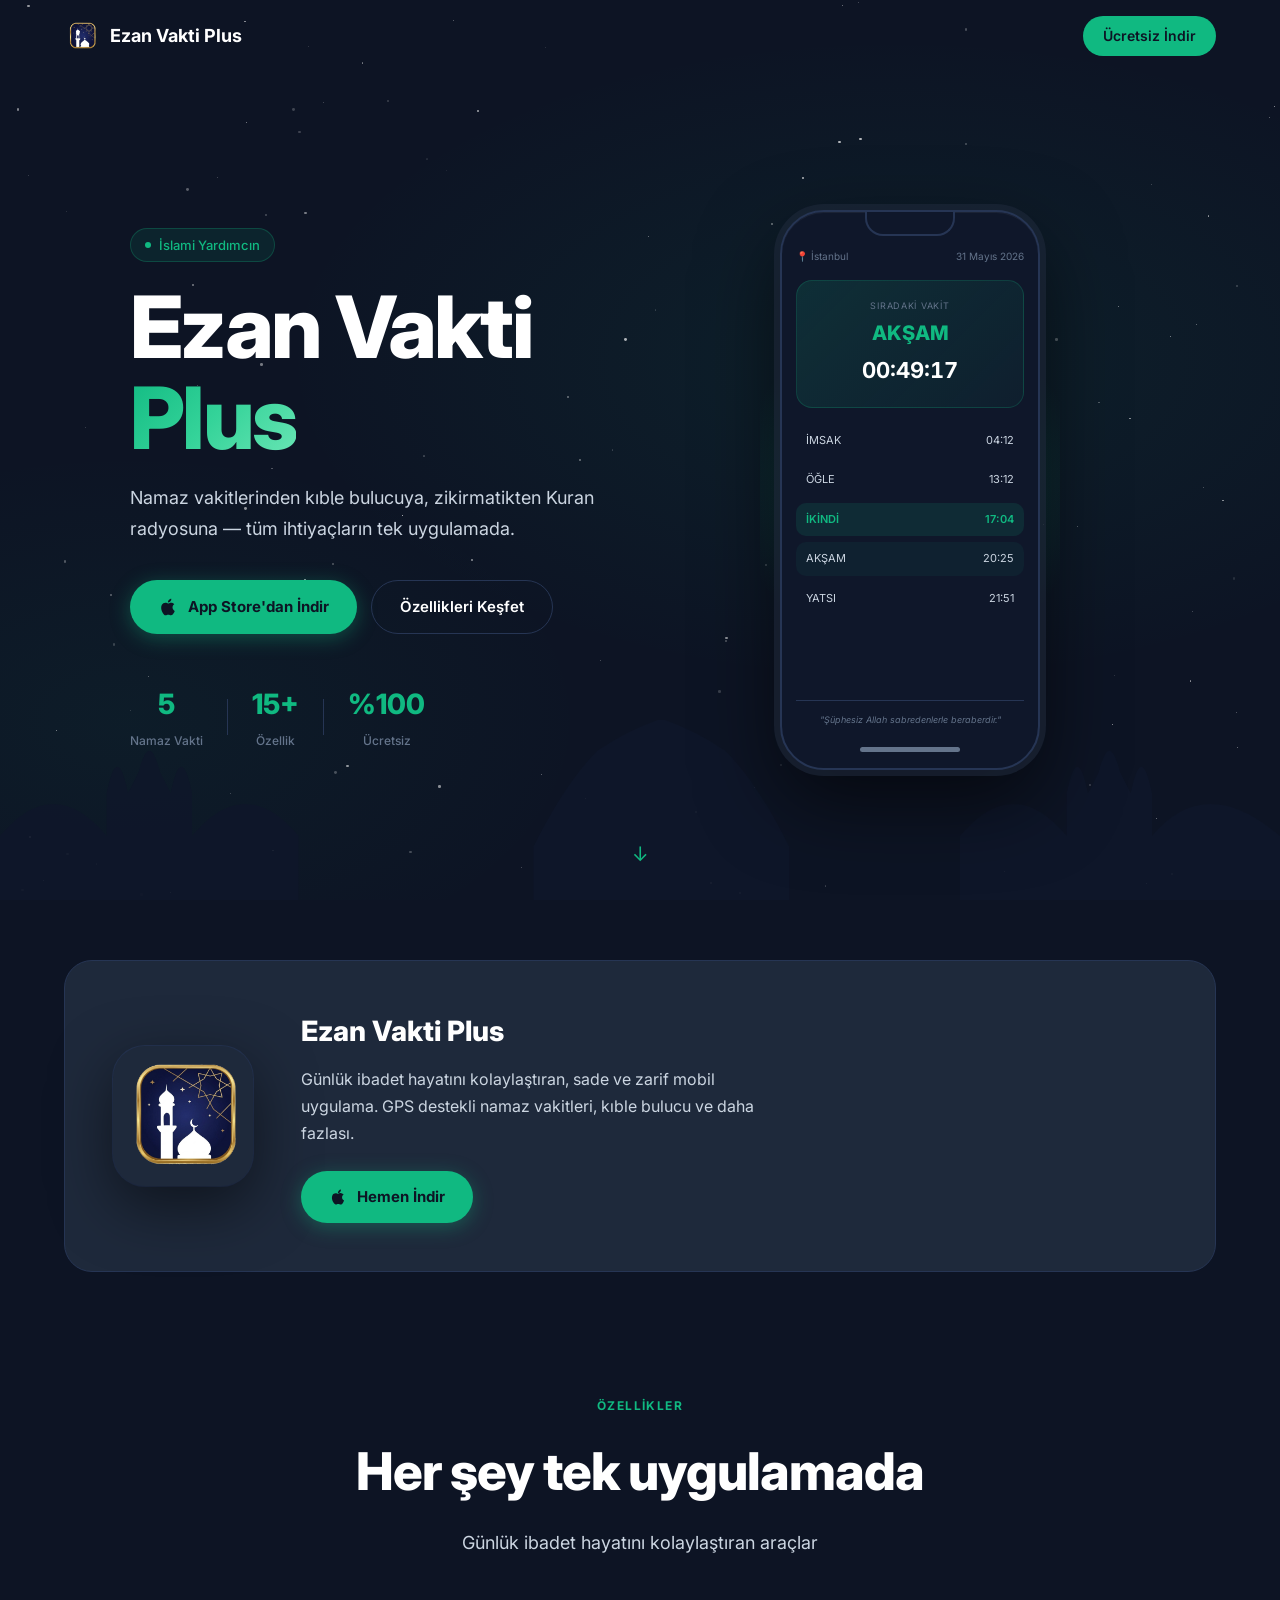
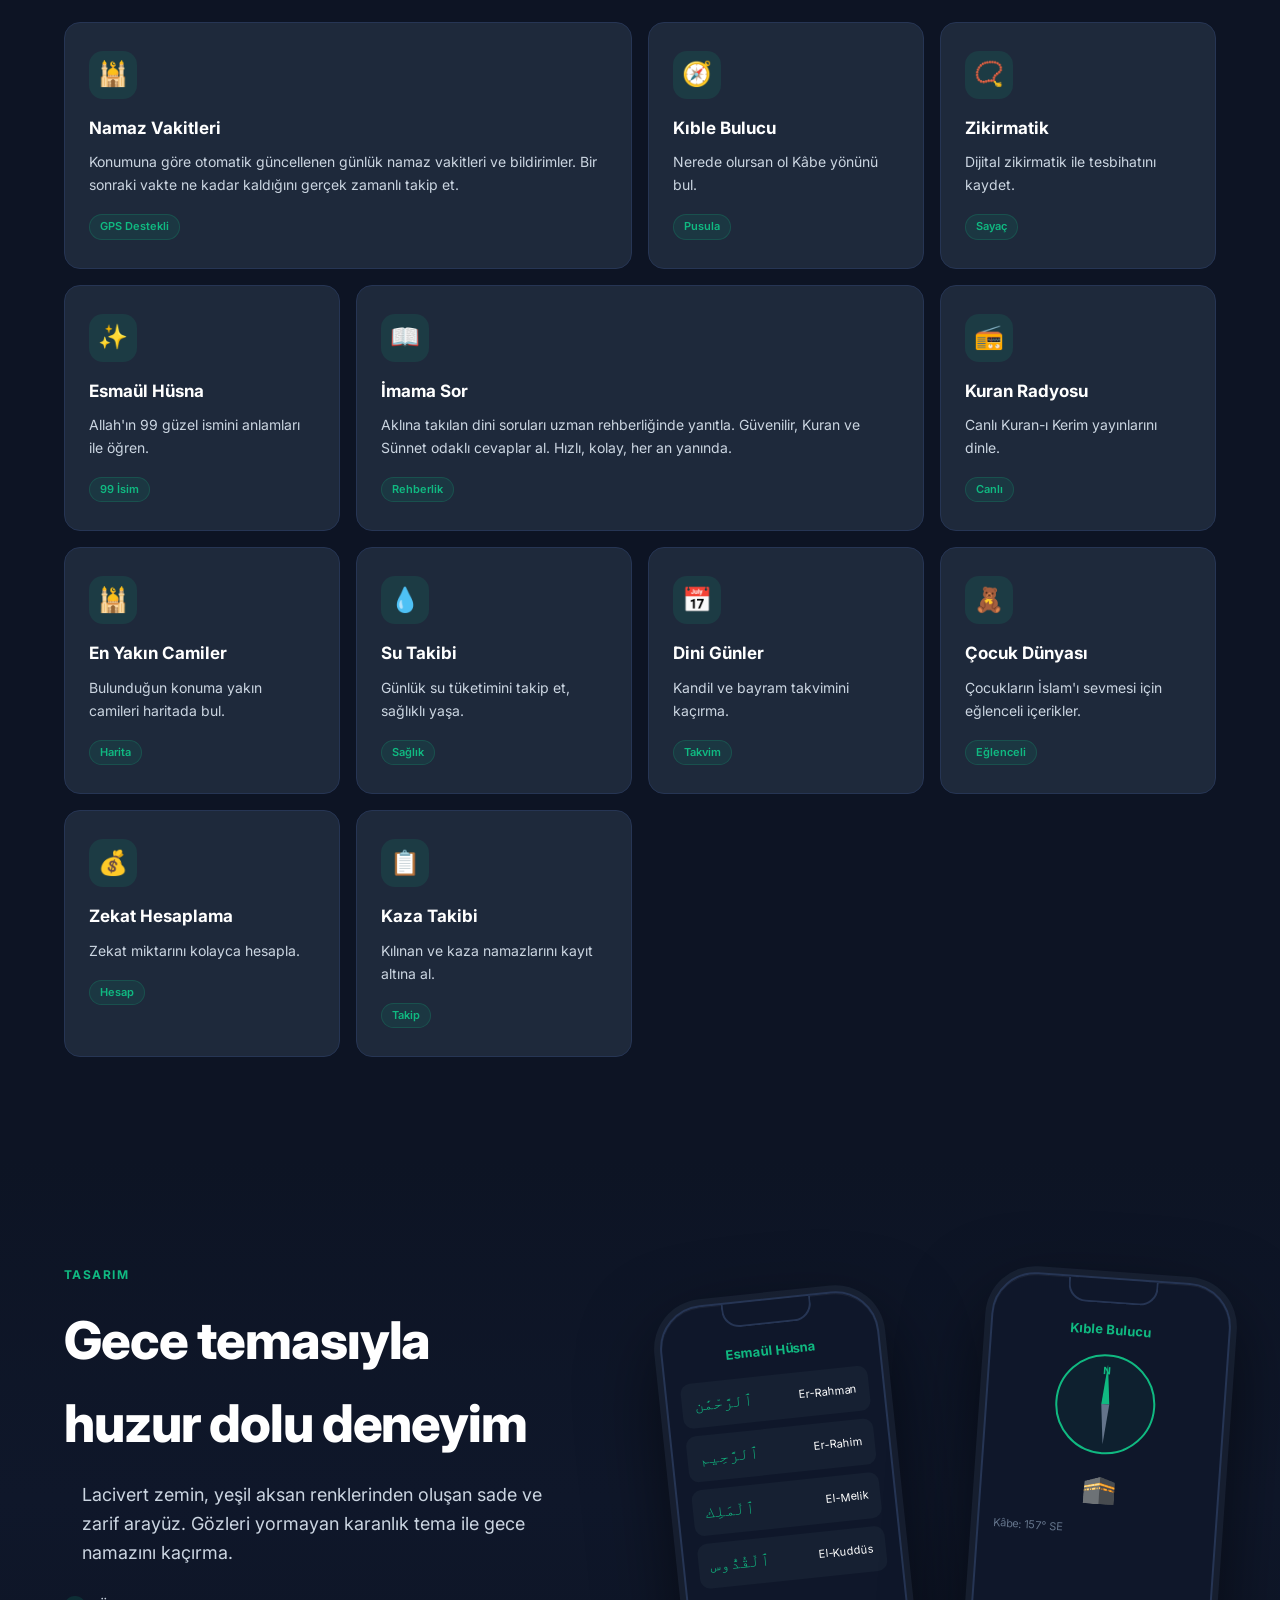
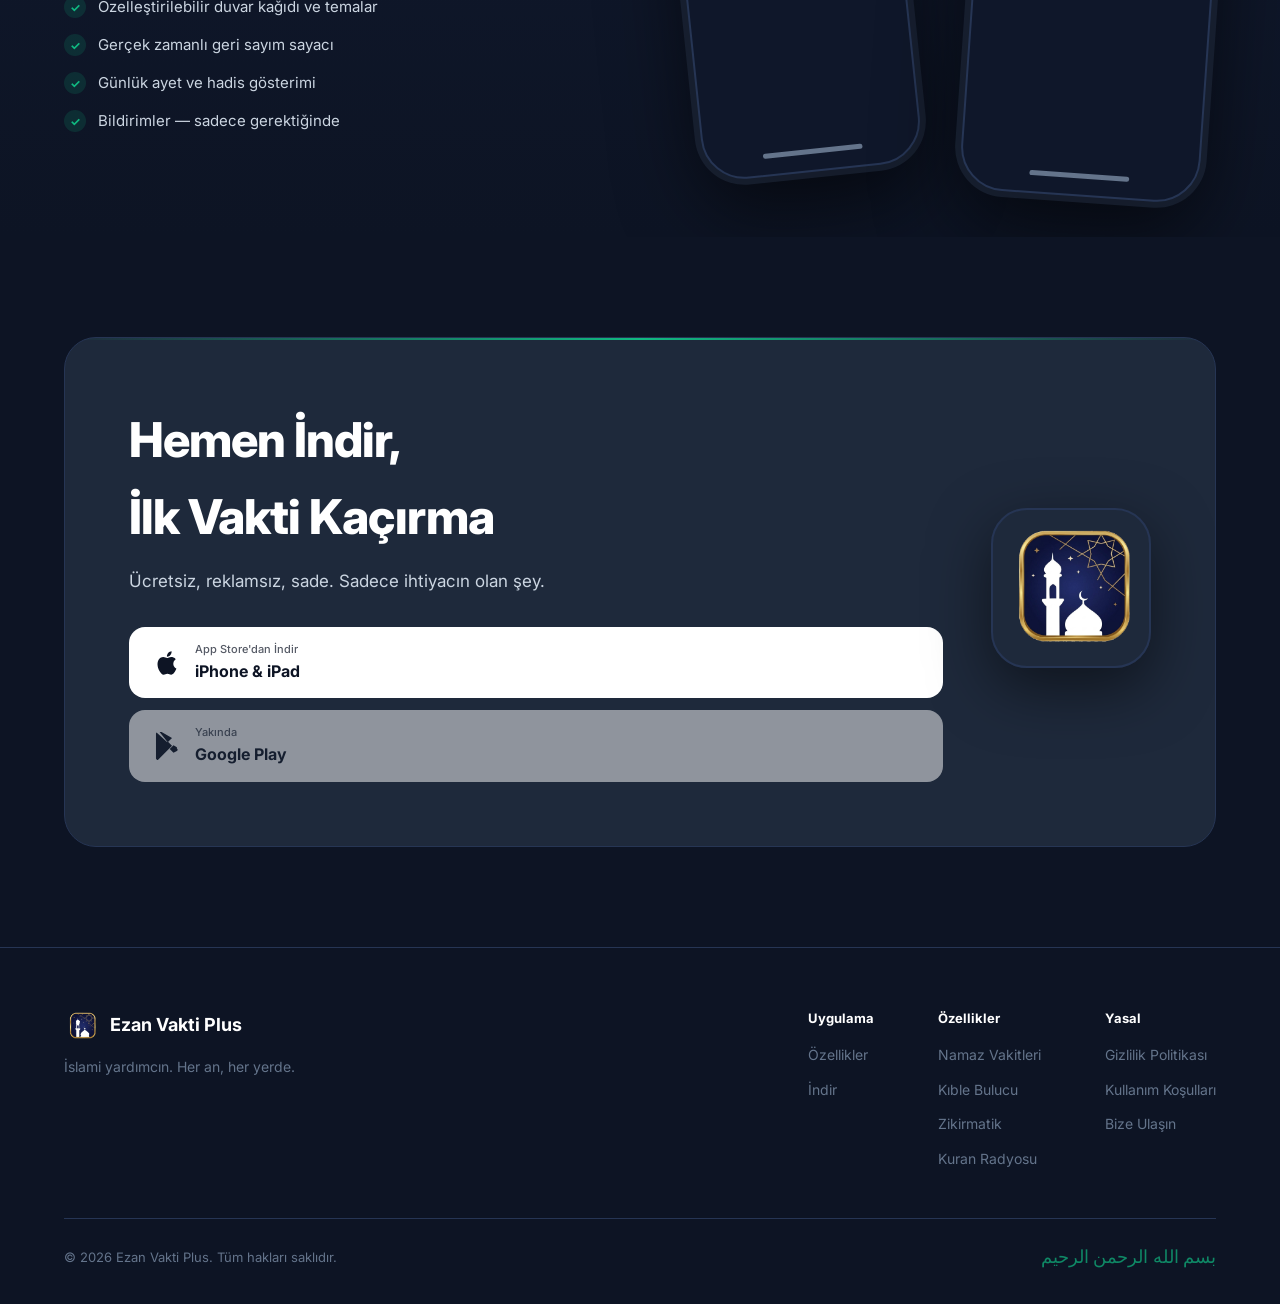
<file: index.html>
<!DOCTYPE html>
<html lang="tr">
<head>
  <meta charset="UTF-8" />
  <meta name="viewport" content="width=device-width, initial-scale=1.0" />
  <title>Ezan Vakti Plus – İslami Yardımcın</title>
  <meta name="description" content="Ezan vakitlerini, kıble yönünü, Esmaül Hüsna'yı ve daha fazlasını tek uygulamada keşfet." />
  <link rel="stylesheet" href="style.css" />
  <link rel="preconnect" href="https://fonts.googleapis.com" />
  <link href="https://fonts.googleapis.com/css2?family=Inter:wght@300;400;500;600;700;800&display=swap" rel="stylesheet" />
</head>
<body>

  <!-- NAV -->
  <nav class="nav" id="navbar">
    <div class="nav-inner">
      <div class="logo">
        <img src="app-icon.png" alt="Ezan Vakti Plus" class="logo-img" />
        <span class="logo-text">Ezan Vakti Plus</span>
      </div>
      <a href="#indir" class="nav-cta">Ücretsiz İndir</a>
    </div>
  </nav>

  <!-- HERO -->
  <section class="hero">
    <div class="hero-bg">
      <div class="star-field" id="starField"></div>
      <div class="mosque-silhouette"></div>
    </div>
    <div class="hero-content">
      <div class="hero-text">
        <div class="hero-eyebrow">
          <span class="dot"></span>
          İslami Yardımcın
        </div>
        <h1 class="hero-title">
          Ezan Vakti<br />
          <span class="gradient-text">Plus</span>
        </h1>
        <p class="hero-subtitle">
          Namaz vakitlerinden kıble bulucuya, zikirmatikten Kuran radyosuna —
          tüm ihtiyaçların tek uygulamada.
        </p>
        <div class="hero-actions">
          <a href="https://apps.apple.com/tr/app/ezan-vakti-plus/id6782156077?l=tr" target="_blank" rel="noopener" class="btn-primary">
            <svg xmlns="http://www.w3.org/2000/svg" width="20" height="20" viewBox="0 0 24 24" fill="currentColor"><path d="M18.71 19.5c-.83 1.24-1.71 2.45-3.05 2.47-1.34.03-1.77-.79-3.29-.79-1.53 0-2 .77-3.27.82-1.31.05-2.3-1.32-3.14-2.53C4.25 17 2.94 12.45 4.7 9.39c.87-1.52 2.43-2.48 4.12-2.51 1.28-.02 2.5.87 3.29.87.78 0 2.26-1.07 3.8-.91.65.03 2.47.26 3.64 1.98-.09.06-2.17 1.28-2.15 3.81.03 3.02 2.65 4.03 2.68 4.04-.03.07-.42 1.44-1.38 2.83M13 3.5c.73-.83 1.94-1.46 2.94-1.5.13 1.17-.34 2.35-1.04 3.19-.69.85-1.83 1.51-2.95 1.42-.15-1.15.41-2.35 1.05-3.11z"/></svg>
            App Store'dan İndir
          </a>
          <a href="#ozellikler" class="btn-secondary">Özellikleri Keşfet</a>
        </div>
        <div class="hero-stats">
          <div class="stat">
            <span class="stat-num">5</span>
            <span class="stat-label">Namaz Vakti</span>
          </div>
          <div class="stat-divider"></div>
          <div class="stat">
            <span class="stat-num">15+</span>
            <span class="stat-label">Özellik</span>
          </div>
          <div class="stat-divider"></div>
          <div class="stat">
            <span class="stat-num">%100</span>
            <span class="stat-label">Ücretsiz</span>
          </div>
        </div>
      </div>
      <div class="hero-phone-wrap">
        <div class="phone-glow"></div>
        <div class="phone-mockup">
          <div class="phone-notch"></div>
          <div class="phone-screen">
            <div class="app-screen">
              <div class="app-header">
                <div class="app-location">📍 İstanbul</div>
                <div class="app-date">31 Mayıs 2026</div>
              </div>
              <div class="app-next-vakit">
                <div class="vakit-label">Sıradaki Vakit</div>
                <div class="vakit-name">AKŞAM</div>
                <div class="vakit-countdown">02:14:38</div>
              </div>
              <div class="app-vakit-list">
                <div class="vakit-row">
                  <span>İMSAK</span><span>04:12</span>
                </div>
                <div class="vakit-row">
                  <span>ÖĞLE</span><span>13:12</span>
                </div>
                <div class="vakit-row">
                  <span>İKİNDİ</span><span>17:04</span>
                </div>
                <div class="vakit-row">
                  <span>AKŞAM</span><span>20:25</span>
                </div>
                <div class="vakit-row">
                  <span>YATSI</span><span>21:51</span>
                </div>
              </div>
              <div class="app-ayet">
                <span class="ayet-quote">"Şüphesiz Allah sabredenlerle beraberdir."</span>
              </div>
            </div>
          </div>
          <div class="phone-home-bar"></div>
        </div>
      </div>
    </div>
    <div class="hero-scroll-hint">
      <div class="scroll-arrow">↓</div>
    </div>
  </section>

  <!-- APP ICON SHOWCASE -->
  <section class="icon-showcase">
    <div class="container">
      <div class="icon-showcase-inner">
        <img src="app-icon.png" alt="Ezan Vakti Plus uygulama ikonu" class="app-icon-large" />
        <div class="icon-showcase-text">
          <h2>Ezan Vakti Plus</h2>
          <p>Günlük ibadet hayatını kolaylaştıran, sade ve zarif mobil uygulama. GPS destekli namaz vakitleri, kıble bulucu ve daha fazlası.</p>
          <a href="https://apps.apple.com/tr/app/ezan-vakti-plus/id6782156077?l=tr" target="_blank" rel="noopener" class="btn-primary" style="width:fit-content">
            <svg xmlns="http://www.w3.org/2000/svg" width="18" height="18" viewBox="0 0 24 24" fill="currentColor"><path d="M18.71 19.5c-.83 1.24-1.71 2.45-3.05 2.47-1.34.03-1.77-.79-3.29-.79-1.53 0-2 .77-3.27.82-1.31.05-2.3-1.32-3.14-2.53C4.25 17 2.94 12.45 4.7 9.39c.87-1.52 2.43-2.48 4.12-2.51 1.28-.02 2.5.87 3.29.87.78 0 2.26-1.07 3.8-.91.65.03 2.47.26 3.64 1.98-.09.06-2.17 1.28-2.15 3.81.03 3.02 2.65 4.03 2.68 4.04-.03.07-.42 1.44-1.38 2.83M13 3.5c.73-.83 1.94-1.46 2.94-1.5.13 1.17-.34 2.35-1.04 3.19-.69.85-1.83 1.51-2.95 1.42-.15-1.15.41-2.35 1.05-3.11z"/></svg>
            Hemen İndir
          </a>
        </div>
      </div>
    </div>
  </section>

  <!-- FEATURES -->
  <section class="features" id="ozellikler">
    <div class="container">
      <div class="section-header">
        <div class="section-eyebrow">Özellikler</div>
        <h2 class="section-title">Her şey tek uygulamada</h2>
        <p class="section-subtitle">Günlük ibadet hayatını kolaylaştıran araçlar</p>
      </div>
      <div class="features-grid">

        <div class="feature-card feature-large">
          <div class="feature-icon-wrap">
            <span class="feature-icon">🕌</span>
          </div>
          <h3>Namaz Vakitleri</h3>
          <p>Konumuna göre otomatik güncellenen günlük namaz vakitleri ve bildirimler. Bir sonraki vakte ne kadar kaldığını gerçek zamanlı takip et.</p>
          <div class="feature-tag">GPS Destekli</div>
        </div>

        <div class="feature-card">
          <div class="feature-icon-wrap">
            <span class="feature-icon">🧭</span>
          </div>
          <h3>Kıble Bulucu</h3>
          <p>Nerede olursan ol Kâbe yönünü bul.</p>
          <div class="feature-tag">Pusula</div>
        </div>

        <div class="feature-card">
          <div class="feature-icon-wrap">
            <span class="feature-icon">📿</span>
          </div>
          <h3>Zikirmatik</h3>
          <p>Dijital zikirmatik ile tesbihatını kaydet.</p>
          <div class="feature-tag">Sayaç</div>
        </div>

        <div class="feature-card">
          <div class="feature-icon-wrap">
            <span class="feature-icon">✨</span>
          </div>
          <h3>Esmaül Hüsna</h3>
          <p>Allah'ın 99 güzel ismini anlamları ile öğren.</p>
          <div class="feature-tag">99 İsim</div>
        </div>

        <div class="feature-card feature-large">
          <div class="feature-icon-wrap">
            <span class="feature-icon">📖</span>
          </div>
          <h3>İmama Sor</h3>
          <p>Aklına takılan dini soruları uzman rehberliğinde yanıtla. Güvenilir, Kuran ve Sünnet odaklı cevaplar al. Hızlı, kolay, her an yanında.</p>
          <div class="feature-tag">Rehberlik</div>
        </div>

        <div class="feature-card">
          <div class="feature-icon-wrap">
            <span class="feature-icon">📻</span>
          </div>
          <h3>Kuran Radyosu</h3>
          <p>Canlı Kuran-ı Kerim yayınlarını dinle.</p>
          <div class="feature-tag">Canlı</div>
        </div>

        <div class="feature-card">
          <div class="feature-icon-wrap">
            <span class="feature-icon">🕌</span>
          </div>
          <h3>En Yakın Camiler</h3>
          <p>Bulunduğun konuma yakın camileri haritada bul.</p>
          <div class="feature-tag">Harita</div>
        </div>

        <div class="feature-card">
          <div class="feature-icon-wrap">
            <span class="feature-icon">💧</span>
          </div>
          <h3>Su Takibi</h3>
          <p>Günlük su tüketimini takip et, sağlıklı yaşa.</p>
          <div class="feature-tag">Sağlık</div>
        </div>

        <div class="feature-card">
          <div class="feature-icon-wrap">
            <span class="feature-icon">📅</span>
          </div>
          <h3>Dini Günler</h3>
          <p>Kandil ve bayram takvimini kaçırma.</p>
          <div class="feature-tag">Takvim</div>
        </div>

        <div class="feature-card">
          <div class="feature-icon-wrap">
            <span class="feature-icon">🧸</span>
          </div>
          <h3>Çocuk Dünyası</h3>
          <p>Çocukların İslam'ı sevmesi için eğlenceli içerikler.</p>
          <div class="feature-tag">Eğlenceli</div>
        </div>

        <div class="feature-card">
          <div class="feature-icon-wrap">
            <span class="feature-icon">💰</span>
          </div>
          <h3>Zekat Hesaplama</h3>
          <p>Zekat miktarını kolayca hesapla.</p>
          <div class="feature-tag">Hesap</div>
        </div>

        <div class="feature-card">
          <div class="feature-icon-wrap">
            <span class="feature-icon">📋</span>
          </div>
          <h3>Kaza Takibi</h3>
          <p>Kılınan ve kaza namazlarını kayıt altına al.</p>
          <div class="feature-tag">Takip</div>
        </div>

      </div>
    </div>
  </section>

  <!-- SCREENSHOTS / MOCKUP SHOWCASE -->
  <section class="showcase">
    <div class="container">
      <div class="showcase-inner">
        <div class="showcase-text">
          <div class="section-eyebrow">Tasarım</div>
          <h2 class="section-title">Gece temasıyla<br />huzur dolu deneyim</h2>
          <p class="section-subtitle">Lacivert zemin, yeşil aksan renklerinden oluşan sade ve zarif arayüz. Gözleri yormayan karanlık tema ile gece namazını kaçırma.</p>
          <ul class="showcase-list">
            <li>
              <span class="check">✓</span>
              Özelleştirilebilir duvar kağıdı ve temalar
            </li>
            <li>
              <span class="check">✓</span>
              Gerçek zamanlı geri sayım sayacı
            </li>
            <li>
              <span class="check">✓</span>
              Günlük ayet ve hadis gösterimi
            </li>
            <li>
              <span class="check">✓</span>
              Bildirimler — sadece gerektiğinde
            </li>
          </ul>
        </div>
        <div class="showcase-phones">
          <div class="phone-mockup phone-back">
            <div class="phone-notch"></div>
            <div class="phone-screen">
              <div class="app-screen-alt">
                <div class="alt-header">Esmaül Hüsna</div>
                <div class="esma-list">
                  <div class="esma-item"><span class="arabic">ٱلرَّحْمَٰن</span><span>Er-Rahman</span></div>
                  <div class="esma-item"><span class="arabic">ٱلرَّحِيم</span><span>Er-Rahim</span></div>
                  <div class="esma-item"><span class="arabic">ٱلْمَلِك</span><span>El-Melik</span></div>
                  <div class="esma-item"><span class="arabic">ٱلْقُدُّوس</span><span>El-Kuddüs</span></div>
                </div>
              </div>
            </div>
            <div class="phone-home-bar"></div>
          </div>
          <div class="phone-mockup phone-front">
            <div class="phone-notch"></div>
            <div class="phone-screen">
              <div class="app-screen-kible">
                <div class="alt-header">Kıble Bulucu</div>
                <div class="compass-wrap">
                  <div class="compass">
                    <div class="compass-needle">
                      <div class="needle-up"></div>
                      <div class="needle-down"></div>
                    </div>
                    <span class="compass-label">N</span>
                  </div>
                  <div class="compass-kabe">🕋</div>
                </div>
                <div class="compass-deg">Kâbe: 157° SE</div>
              </div>
            </div>
            <div class="phone-home-bar"></div>
          </div>
        </div>
      </div>
    </div>
  </section>

  <!-- DOWNLOAD CTA -->
  <section class="download" id="indir">
    <div class="download-glow"></div>
    <div class="container">
      <div class="download-inner">
        <div class="download-text">
          <h2>Hemen İndir,<br />İlk Vakti Kaçırma</h2>
          <p>Ücretsiz, reklamsız, sade. Sadece ihtiyacın olan şey.</p>
          <div class="download-badges">
            <a href="https://apps.apple.com/tr/app/ezan-vakti-plus/id6782156077?l=tr" target="_blank" rel="noopener" class="store-badge apple">
              <svg xmlns="http://www.w3.org/2000/svg" width="28" height="28" viewBox="0 0 24 24" fill="currentColor"><path d="M18.71 19.5c-.83 1.24-1.71 2.45-3.05 2.47-1.34.03-1.77-.79-3.29-.79-1.53 0-2 .77-3.27.82-1.31.05-2.3-1.32-3.14-2.53C4.25 17 2.94 12.45 4.7 9.39c.87-1.52 2.43-2.48 4.12-2.51 1.28-.02 2.5.87 3.29.87.78 0 2.26-1.07 3.8-.91.65.03 2.47.26 3.64 1.98-.09.06-2.17 1.28-2.15 3.81.03 3.02 2.65 4.03 2.68 4.04-.03.07-.42 1.44-1.38 2.83M13 3.5c.73-.83 1.94-1.46 2.94-1.5.13 1.17-.34 2.35-1.04 3.19-.69.85-1.83 1.51-2.95 1.42-.15-1.15.41-2.35 1.05-3.11z"/></svg>
              <div>
                <div class="badge-sub">App Store'dan İndir</div>
                <div class="badge-main">iPhone & iPad</div>
              </div>
            </a>
            <a href="#" class="store-badge google" style="opacity:0.5;cursor:default;" title="Yakında Google Play'de">
              <svg xmlns="http://www.w3.org/2000/svg" width="28" height="28" viewBox="0 0 24 24" fill="currentColor"><path d="M3.18 23.76c.3.17.64.24.99.2l12.12-12.12L12.64 8.2 3.18 23.76zm17.29-10.7-2.9-1.67-3.24 3.24 3.24 3.24 2.93-1.69c.84-.48.84-1.64-.03-2.12zM3.07.48C2.76.66 2.55 1 2.55 1.42v21.17c0 .42.21.76.52.94l.1.06 11.87-11.87v-.28L3.07.48zm9.57 8.34 3.65-3.65-12.1-6.99 8.45 10.64z"/></svg>
              <div>
                <div class="badge-sub">Yakında</div>
                <div class="badge-main">Google Play</div>
              </div>
            </a>
          </div>
        </div>
        <div class="download-kaaba">
          <img src="app-icon.png" alt="Ezan Vakti Plus" class="kaaba-img app-icon-download" />
        </div>
      </div>
    </div>
  </section>

  <!-- FOOTER -->
  <footer class="footer">
    <div class="container">
      <div class="footer-inner">
        <div class="footer-brand">
          <div class="logo">
            <img src="app-icon.png" alt="Ezan Vakti Plus" class="logo-img" />
            <span class="logo-text">Ezan Vakti Plus</span>
          </div>
          <p>İslami yardımcın. Her an, her yerde.</p>
        </div>
        <div class="footer-links">
          <div class="footer-col">
            <h4>Uygulama</h4>
            <a href="#ozellikler">Özellikler</a>
            <a href="#indir">İndir</a>
          </div>
          <div class="footer-col">
            <h4>Özellikler</h4>
            <a href="#">Namaz Vakitleri</a>
            <a href="#">Kıble Bulucu</a>
            <a href="#">Zikirmatik</a>
            <a href="#">Kuran Radyosu</a>
          </div>
          <div class="footer-col">
            <h4>Yasal</h4>
            <a href="privacy.html">Gizlilik Politikası</a>
            <a href="terms.html">Kullanım Koşulları</a>
            <a href="contact.html">Bize Ulaşın</a>
          </div>
        </div>
      </div>
      <div class="footer-bottom">
        <p>© 2026 Ezan Vakti Plus. Tüm hakları saklıdır.</p>
        <p class="footer-made">بسم الله الرحمن الرحيم</p>
      </div>
    </div>
  </footer>

  <script src="script.js"></script>
</body>
</html>
</file>
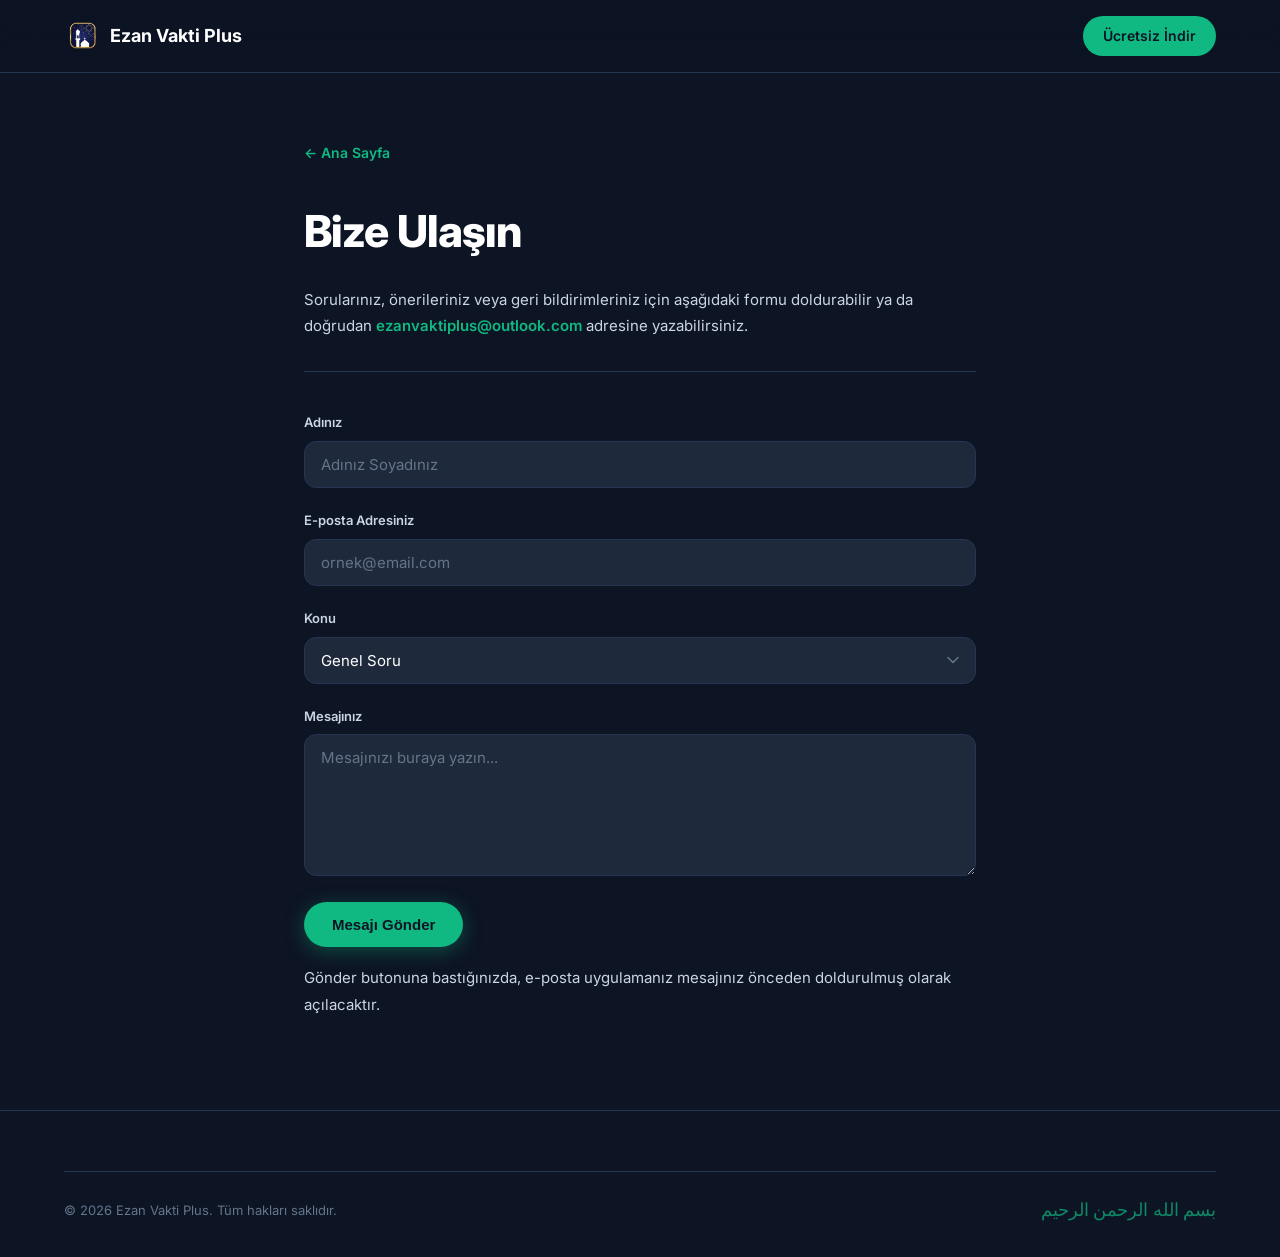
<file: contact.html>
<!DOCTYPE html>
<html lang="tr">
<head>
  <meta charset="UTF-8" />
  <meta name="viewport" content="width=device-width, initial-scale=1.0" />
  <title>Bize Ulaşın – Ezan Vakti Plus</title>
  <meta name="description" content="Ezan Vakti Plus ile iletişime geçin." />
  <link rel="stylesheet" href="style.css" />
  <link rel="stylesheet" href="legal.css" />
  <link rel="stylesheet" href="contact.css" />
  <link rel="preconnect" href="https://fonts.googleapis.com" />
  <link href="https://fonts.googleapis.com/css2?family=Inter:wght@300;400;500;600;700;800&display=swap" rel="stylesheet" />
</head>
<body>

  <nav class="nav scrolled" id="navbar">
    <div class="nav-inner">
      <a href="index.html" class="logo">
        <img src="app-icon.png" alt="Ezan Vakti Plus" class="logo-img" />
        <span class="logo-text">Ezan Vakti Plus</span>
      </a>
      <a href="index.html#indir" class="nav-cta">Ücretsiz İndir</a>
    </div>
  </nav>

  <main class="legal">
    <div class="container legal-container">
      <a href="index.html" class="legal-back">← Ana Sayfa</a>

      <h1 class="legal-title">Bize Ulaşın</h1>
      <p class="legal-intro">
        Sorularınız, önerileriniz veya geri bildirimleriniz için aşağıdaki
        formu doldurabilir ya da doğrudan
        <a href="mailto:ezanvaktiplus@outlook.com" class="legal-mail">ezanvaktiplus@outlook.com</a>
        adresine yazabilirsiniz.
      </p>

      <form id="contactForm" class="contact-form" novalidate>
        <div class="form-row">
          <label for="name">Adınız</label>
          <input type="text" id="name" name="name" placeholder="Adınız Soyadınız" required />
        </div>

        <div class="form-row">
          <label for="email">E-posta Adresiniz</label>
          <input type="email" id="email" name="email" placeholder="ornek@email.com" required />
        </div>

        <div class="form-row">
          <label for="subject">Konu</label>
          <select id="subject" name="subject">
            <option value="Genel Soru">Genel Soru</option>
            <option value="Geri Bildirim">Geri Bildirim</option>
            <option value="Hata Bildirimi">Hata Bildirimi</option>
            <option value="Özellik Önerisi">Özellik Önerisi</option>
          </select>
        </div>

        <div class="form-row">
          <label for="message">Mesajınız</label>
          <textarea id="message" name="message" rows="6" placeholder="Mesajınızı buraya yazın..." required></textarea>
        </div>

        <button type="submit" class="btn-primary contact-submit">
          Mesajı Gönder
        </button>

        <p class="contact-note">
          Gönder butonuna bastığınızda, e-posta uygulamanız mesajınız önceden
          doldurulmuş olarak açılacaktır.
        </p>
      </form>
    </div>
  </main>

  <footer class="footer">
    <div class="container">
      <div class="footer-bottom">
        <p>© 2026 Ezan Vakti Plus. Tüm hakları saklıdır.</p>
        <p class="footer-made">بسم الله الرحمن الرحيم</p>
      </div>
    </div>
  </footer>

  <script src="contact.js"></script>
</body>
</html>
</file>
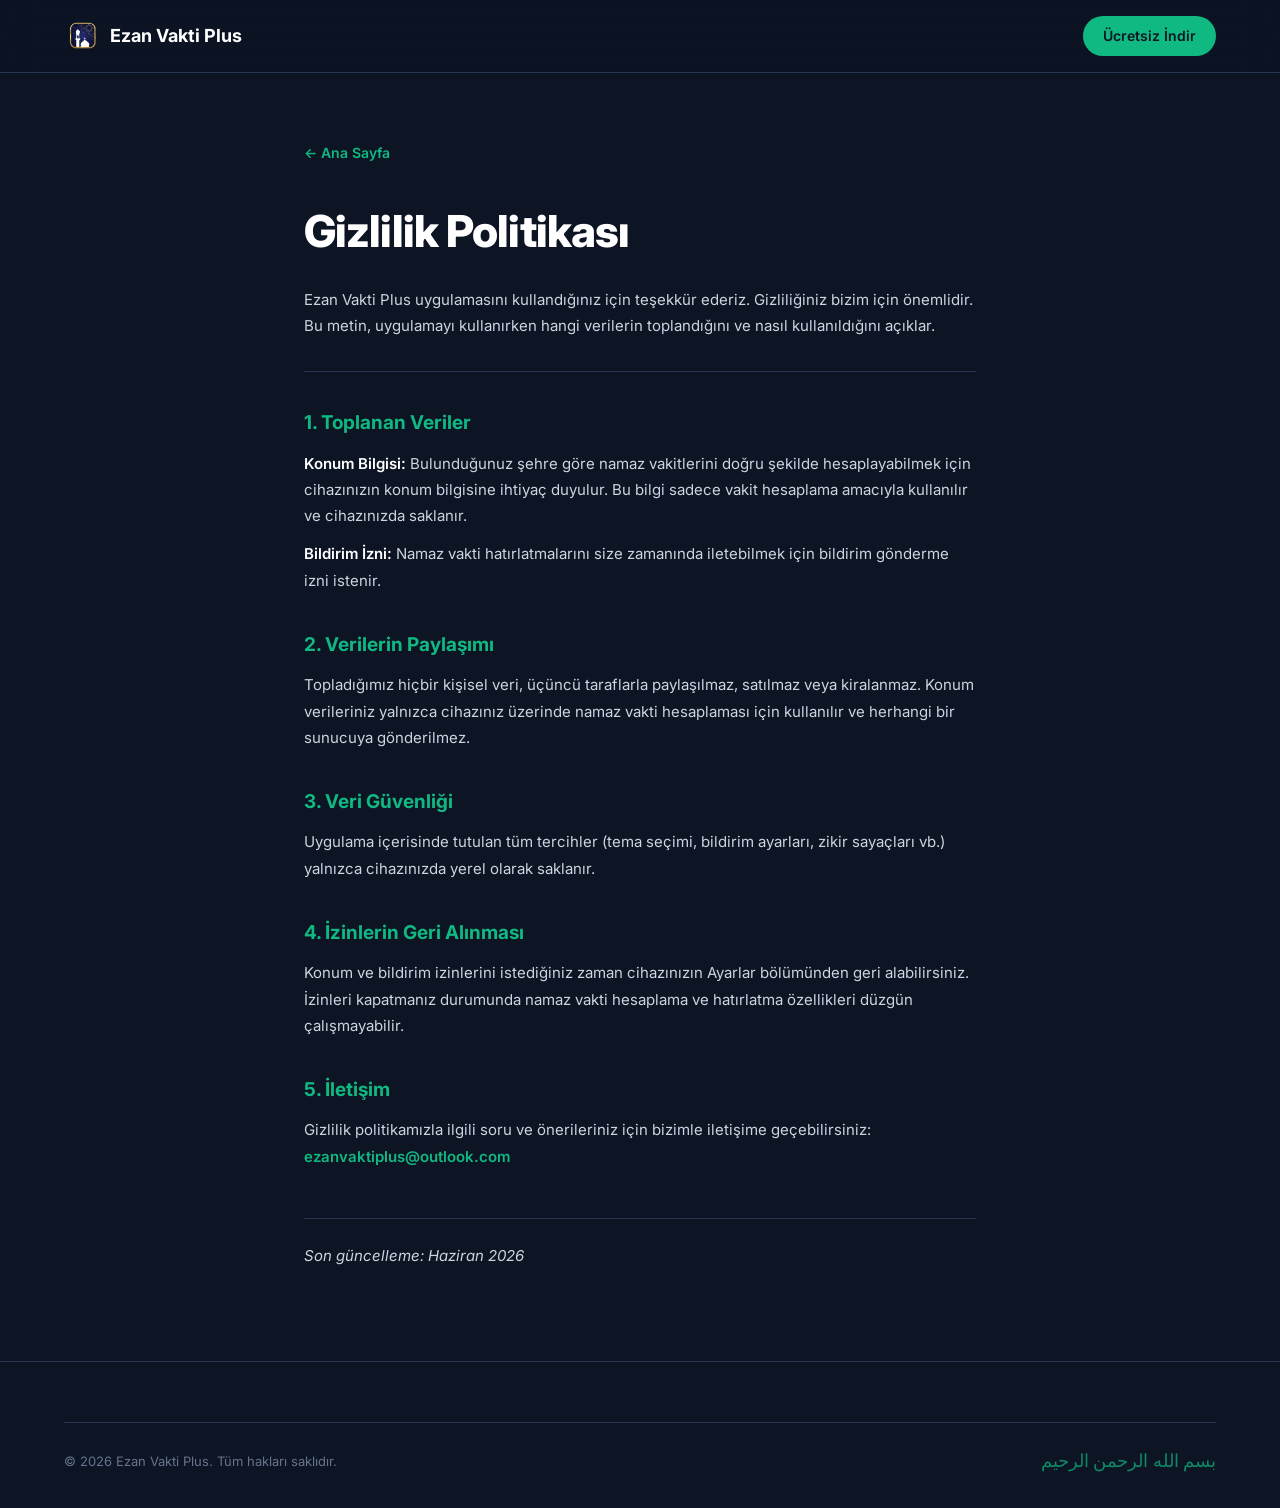
<file: privacy.html>
<!DOCTYPE html>
<html lang="tr">
<head>
  <meta charset="UTF-8" />
  <meta name="viewport" content="width=device-width, initial-scale=1.0" />
  <title>Gizlilik Politikası – Ezan Vakti Plus</title>
  <meta name="description" content="Ezan Vakti Plus uygulaması gizlilik politikası." />
  <link rel="stylesheet" href="style.css" />
  <link rel="stylesheet" href="legal.css" />
  <link rel="preconnect" href="https://fonts.googleapis.com" />
  <link href="https://fonts.googleapis.com/css2?family=Inter:wght@300;400;500;600;700;800&display=swap" rel="stylesheet" />
</head>
<body>

  <nav class="nav scrolled" id="navbar">
    <div class="nav-inner">
      <a href="index.html" class="logo">
        <img src="app-icon.png" alt="Ezan Vakti Plus" class="logo-img" />
        <span class="logo-text">Ezan Vakti Plus</span>
      </a>
      <a href="index.html#indir" class="nav-cta">Ücretsiz İndir</a>
    </div>
  </nav>

  <main class="legal">
    <div class="container legal-container">
      <a href="index.html" class="legal-back">← Ana Sayfa</a>

      <h1 class="legal-title">Gizlilik Politikası</h1>
      <p class="legal-intro">
        Ezan Vakti Plus uygulamasını kullandığınız için teşekkür ederiz.
        Gizliliğiniz bizim için önemlidir. Bu metin, uygulamayı kullanırken
        hangi verilerin toplandığını ve nasıl kullanıldığını açıklar.
      </p>

      <h2>1. Toplanan Veriler</h2>
      <p>
        <strong>Konum Bilgisi:</strong> Bulunduğunuz şehre göre namaz vakitlerini
        doğru şekilde hesaplayabilmek için cihazınızın konum bilgisine ihtiyaç
        duyulur. Bu bilgi sadece vakit hesaplama amacıyla kullanılır ve
        cihazınızda saklanır.
      </p>
      <p>
        <strong>Bildirim İzni:</strong> Namaz vakti hatırlatmalarını size
        zamanında iletebilmek için bildirim gönderme izni istenir.
      </p>

      <h2>2. Verilerin Paylaşımı</h2>
      <p>
        Topladığımız hiçbir kişisel veri, üçüncü taraflarla paylaşılmaz,
        satılmaz veya kiralanmaz. Konum verileriniz yalnızca cihazınız
        üzerinde namaz vakti hesaplaması için kullanılır ve herhangi bir
        sunucuya gönderilmez.
      </p>

      <h2>3. Veri Güvenliği</h2>
      <p>
        Uygulama içerisinde tutulan tüm tercihler (tema seçimi, bildirim
        ayarları, zikir sayaçları vb.) yalnızca cihazınızda yerel olarak
        saklanır.
      </p>

      <h2>4. İzinlerin Geri Alınması</h2>
      <p>
        Konum ve bildirim izinlerini istediğiniz zaman cihazınızın Ayarlar
        bölümünden geri alabilirsiniz. İzinleri kapatmanız durumunda namaz
        vakti hesaplama ve hatırlatma özellikleri düzgün çalışmayabilir.
      </p>

      <h2>5. İletişim</h2>
      <p>
        Gizlilik politikamızla ilgili soru ve önerileriniz için bizimle
        iletişime geçebilirsiniz:
        <br />
        <a href="mailto:ezanvaktiplus@outlook.com" class="legal-mail">ezanvaktiplus@outlook.com</a>
      </p>

      <p class="legal-updated">Son güncelleme: Haziran 2026</p>
    </div>
  </main>

  <footer class="footer">
    <div class="container">
      <div class="footer-bottom">
        <p>© 2026 Ezan Vakti Plus. Tüm hakları saklıdır.</p>
        <p class="footer-made">بسم الله الرحمن الرحيم</p>
      </div>
    </div>
  </footer>

</body>
</html>
</file>
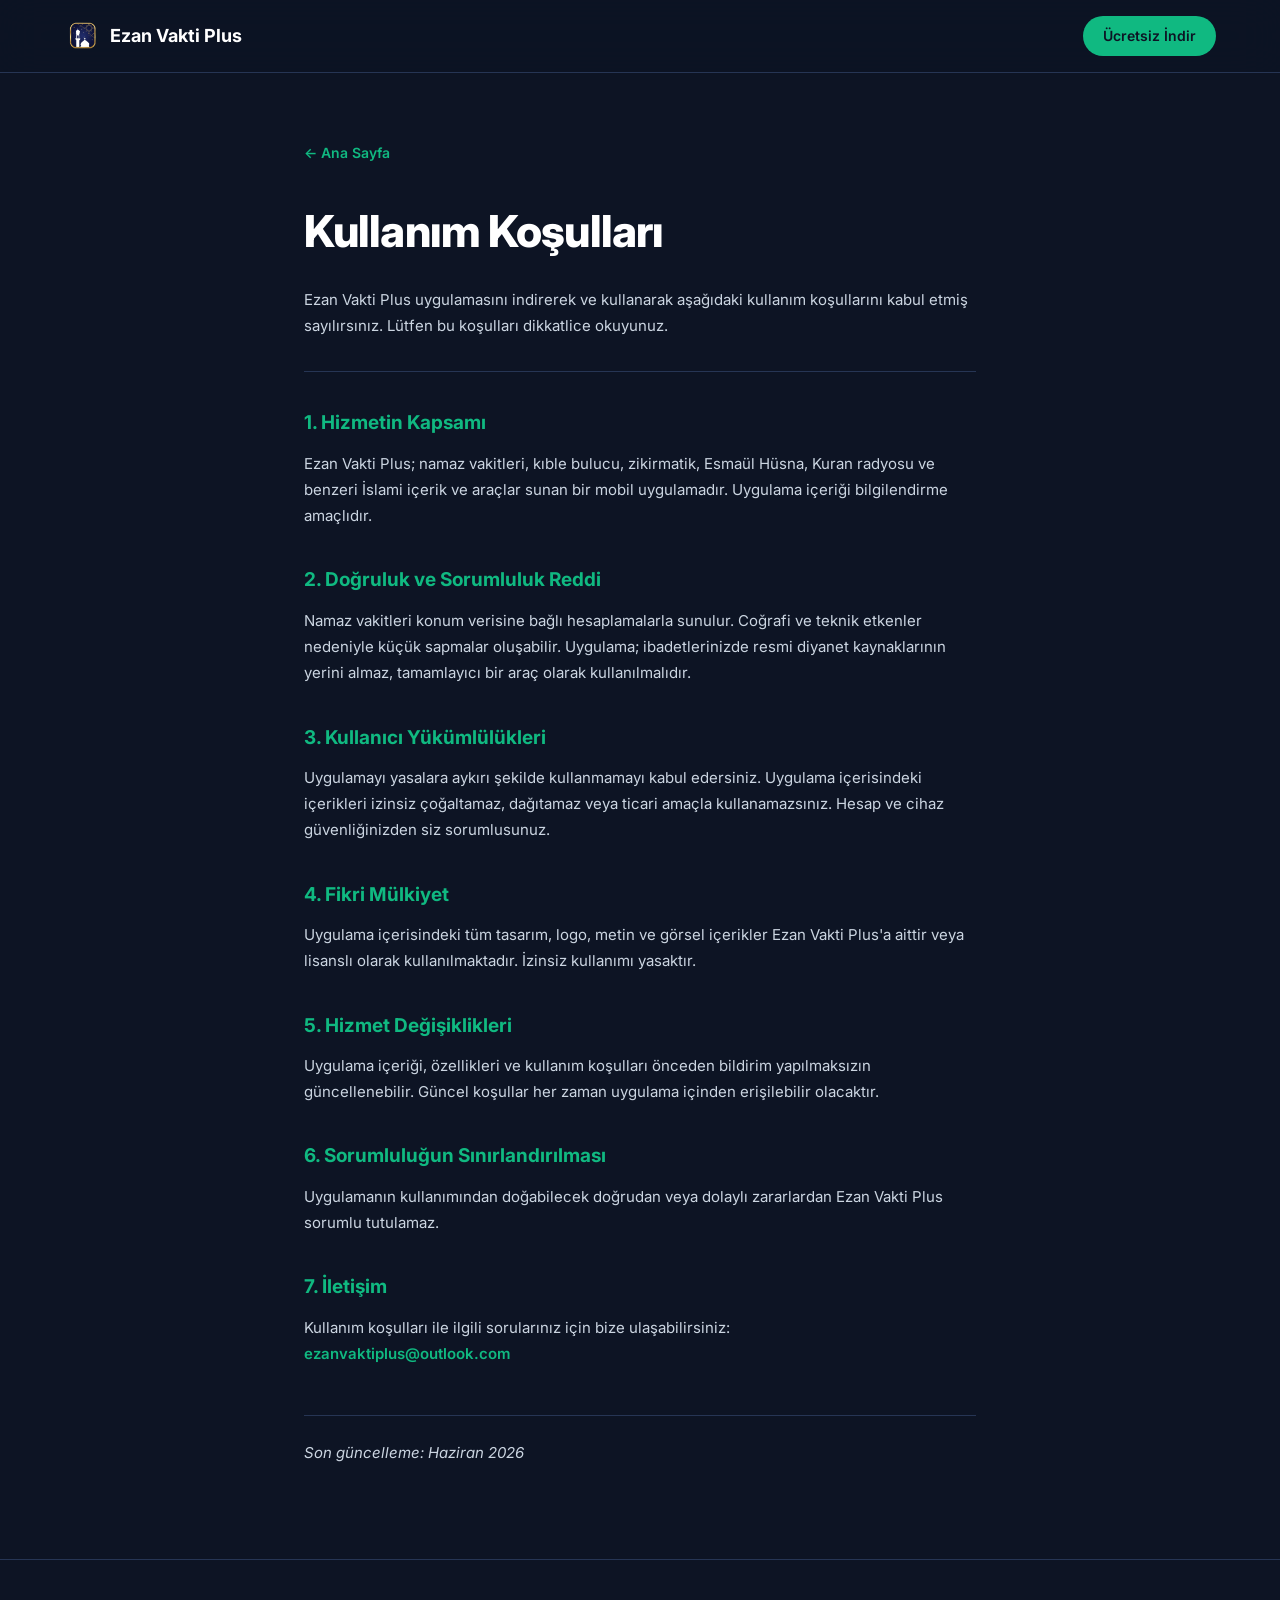
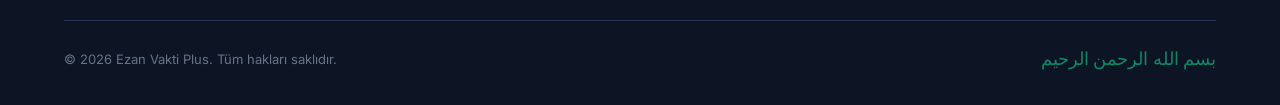
<file: terms.html>
<!DOCTYPE html>
<html lang="tr">
<head>
  <meta charset="UTF-8" />
  <meta name="viewport" content="width=device-width, initial-scale=1.0" />
  <title>Kullanım Koşulları – Ezan Vakti Plus</title>
  <meta name="description" content="Ezan Vakti Plus uygulaması kullanım koşulları." />
  <link rel="stylesheet" href="style.css" />
  <link rel="stylesheet" href="legal.css" />
  <link rel="preconnect" href="https://fonts.googleapis.com" />
  <link href="https://fonts.googleapis.com/css2?family=Inter:wght@300;400;500;600;700;800&display=swap" rel="stylesheet" />
</head>
<body>

  <nav class="nav scrolled" id="navbar">
    <div class="nav-inner">
      <a href="index.html" class="logo">
        <img src="app-icon.png" alt="Ezan Vakti Plus" class="logo-img" />
        <span class="logo-text">Ezan Vakti Plus</span>
      </a>
      <a href="index.html#indir" class="nav-cta">Ücretsiz İndir</a>
    </div>
  </nav>

  <main class="legal">
    <div class="container legal-container">
      <a href="index.html" class="legal-back">← Ana Sayfa</a>

      <h1 class="legal-title">Kullanım Koşulları</h1>
      <p class="legal-intro">
        Ezan Vakti Plus uygulamasını indirerek ve kullanarak aşağıdaki
        kullanım koşullarını kabul etmiş sayılırsınız. Lütfen bu koşulları
        dikkatlice okuyunuz.
      </p>

      <h2>1. Hizmetin Kapsamı</h2>
      <p>
        Ezan Vakti Plus; namaz vakitleri, kıble bulucu, zikirmatik, Esmaül
        Hüsna, Kuran radyosu ve benzeri İslami içerik ve araçlar sunan bir
        mobil uygulamadır. Uygulama içeriği bilgilendirme amaçlıdır.
      </p>

      <h2>2. Doğruluk ve Sorumluluk Reddi</h2>
      <p>
        Namaz vakitleri konum verisine bağlı hesaplamalarla sunulur.
        Coğrafi ve teknik etkenler nedeniyle küçük sapmalar oluşabilir.
        Uygulama; ibadetlerinizde resmi diyanet kaynaklarının yerini almaz,
        tamamlayıcı bir araç olarak kullanılmalıdır.
      </p>

      <h2>3. Kullanıcı Yükümlülükleri</h2>
      <p>
        Uygulamayı yasalara aykırı şekilde kullanmamayı kabul edersiniz.
        Uygulama içerisindeki içerikleri izinsiz çoğaltamaz, dağıtamaz veya
        ticari amaçla kullanamazsınız. Hesap ve cihaz güvenliğinizden siz
        sorumlusunuz.
      </p>

      <h2>4. Fikri Mülkiyet</h2>
      <p>
        Uygulama içerisindeki tüm tasarım, logo, metin ve görsel içerikler
        Ezan Vakti Plus'a aittir veya lisanslı olarak kullanılmaktadır.
        İzinsiz kullanımı yasaktır.
      </p>

      <h2>5. Hizmet Değişiklikleri</h2>
      <p>
        Uygulama içeriği, özellikleri ve kullanım koşulları önceden bildirim
        yapılmaksızın güncellenebilir. Güncel koşullar her zaman uygulama
        içinden erişilebilir olacaktır.
      </p>

      <h2>6. Sorumluluğun Sınırlandırılması</h2>
      <p>
        Uygulamanın kullanımından doğabilecek doğrudan veya dolaylı
        zararlardan Ezan Vakti Plus sorumlu tutulamaz.
      </p>

      <h2>7. İletişim</h2>
      <p>
        Kullanım koşulları ile ilgili sorularınız için bize ulaşabilirsiniz:
        <br />
        <a href="mailto:ezanvaktiplus@outlook.com" class="legal-mail">ezanvaktiplus@outlook.com</a>
      </p>

      <p class="legal-updated">Son güncelleme: Haziran 2026</p>
    </div>
  </main>

  <footer class="footer">
    <div class="container">
      <div class="footer-bottom">
        <p>© 2026 Ezan Vakti Plus. Tüm hakları saklıdır.</p>
        <p class="footer-made">بسم الله الرحمن الرحيم</p>
      </div>
    </div>
  </footer>

</body>
</html>
</file>
<file: style.css>
/* =============================================
   EZAN VAKTİ AI – Landing Page Styles
   Theme: Deep Navy (#0D1424), Green (#10B981)
   ============================================= */

*, *::before, *::after { box-sizing: border-box; margin: 0; padding: 0; }

:root {
  --bg:        #0D1424;
  --bg2:       #0F172A;
  --card:      #1E293B;
  --card2:     #162032;
  --border:    #263554;
  --green:     #10B981;
  --green2:    #059669;
  --green-glow: rgba(16,185,129,.35);
  --white:     #FFFFFF;
  --text:      #CBD5E1;
  --muted:     #64748B;
  --font:      'Inter', system-ui, sans-serif;
  --radius:    16px;
  --radius-lg: 28px;
}

html { scroll-behavior: smooth; }

body {
  font-family: var(--font);
  background: var(--bg);
  color: var(--white);
  overflow-x: hidden;
  line-height: 1.6;
}

/* ── UTILS ── */
.container { max-width: 1200px; margin: 0 auto; padding: 0 24px; }

.gradient-text {
  background: linear-gradient(135deg, var(--green) 0%, #34D399 50%, #6EE7B7 100%);
  -webkit-background-clip: text;
  -webkit-text-fill-color: transparent;
  background-clip: text;
}

/* ── NAV ── */
.nav {
  position: fixed; top: 0; left: 0; right: 0; z-index: 100;
  padding: 16px 0;
  transition: background .3s, box-shadow .3s;
}
.nav.scrolled {
  background: rgba(13,20,36,.92);
  backdrop-filter: blur(20px);
  box-shadow: 0 1px 0 var(--border);
}
.nav-inner {
  max-width: 1200px; margin: 0 auto; padding: 0 24px;
  display: flex; align-items: center; justify-content: space-between;
}
.logo { display: flex; align-items: center; gap: 10px; text-decoration: none; }
.logo-icon { font-size: 22px; color: var(--green); }
.logo-text { font-size: 18px; font-weight: 700; color: var(--white); }
.logo-img {
  width: 36px; height: 36px; border-radius: 10px;
  object-fit: cover;
}
.nav-cta {
  background: var(--green); color: var(--bg);
  font-size: 14px; font-weight: 600;
  padding: 9px 20px; border-radius: 50px;
  text-decoration: none;
  transition: transform .2s, box-shadow .2s;
}
.nav-cta:hover { transform: translateY(-1px); box-shadow: 0 8px 24px var(--green-glow); }

/* ── ICON SHOWCASE ── */
.icon-showcase {
  padding: 60px 0 20px;
}
.icon-showcase-inner {
  display: flex; align-items: center; gap: 48px;
  background: var(--card); border: 1px solid var(--border);
  border-radius: var(--radius-lg); padding: 48px;
}
.app-icon-large {
  width: 140px; height: 140px; border-radius: 32px;
  box-shadow: 0 20px 60px rgba(0,0,0,.5), 0 0 0 1px var(--border);
  flex-shrink: 0;
}
.icon-showcase-text h2 {
  font-size: 28px; font-weight: 800; margin-bottom: 12px;
}
.icon-showcase-text p {
  font-size: 16px; color: var(--text); line-height: 1.7; margin-bottom: 24px; max-width: 480px;
}

.app-icon-download {
  width: 160px !important; height: 160px !important;
  border-radius: 36px !important;
  box-shadow: 0 20px 60px rgba(0,0,0,.5) !important;
}

@media (max-width: 700px) {
  .icon-showcase-inner { flex-direction: column; text-align: center; padding: 32px 24px; }
}

/* ── HERO ── */
.hero {
  min-height: 100vh;
  display: flex; align-items: center;
  position: relative; overflow: hidden;
  padding-top: 80px;
}
.hero-bg {
  position: absolute; inset: 0;
  background: radial-gradient(ellipse 80% 60% at 70% 40%, rgba(16,185,129,.08) 0%, transparent 60%),
              radial-gradient(ellipse 60% 50% at 10% 80%, rgba(16,185,129,.05) 0%, transparent 60%);
}
.star-field { position: absolute; inset: 0; }
.star { position: absolute; background: #fff; border-radius: 50%; animation: twinkle var(--dur, 3s) ease-in-out infinite; }
@keyframes twinkle {
  0%,100% { opacity: .2; transform: scale(1); }
  50%      { opacity: 1;  transform: scale(1.3); }
}
.mosque-silhouette {
  position: absolute; bottom: 0; left: 0; right: 0; height: 180px;
  background: url("data:image/svg+xml,%3Csvg xmlns='http://www.w3.org/2000/svg' viewBox='0 0 1200 180'%3E%3Cpath d='M0 180 L0 120 Q50 60 100 120 L100 80 Q110 30 120 80 L130 60 Q140 20 150 60 L160 80 Q170 30 180 80 L180 120 Q230 60 280 120 L280 180 L500 180 L500 130 Q530 70 560 40 Q590 20 620 10 Q650 20 680 40 Q710 70 740 130 L740 180 L900 180 L900 120 Q950 60 1000 120 L1000 80 Q1010 30 1020 80 L1030 60 Q1040 20 1050 60 L1060 80 Q1070 30 1080 80 L1080 120 Q1130 60 1200 120 L1200 180 Z' fill='%230F172A' opacity='0.9'/%3E%3C/svg%3E") bottom/cover no-repeat;
}

.hero-content {
  position: relative; z-index: 1;
  max-width: 1200px; margin: 0 auto; padding: 60px 24px;
  display: grid; grid-template-columns: 1fr 1fr; gap: 60px; align-items: center;
}

.hero-eyebrow {
  display: inline-flex; align-items: center; gap: 8px;
  font-size: 13px; font-weight: 500; color: var(--green);
  background: rgba(16,185,129,.1); border: 1px solid rgba(16,185,129,.25);
  padding: 6px 14px; border-radius: 50px;
  margin-bottom: 20px;
}
.dot { width: 6px; height: 6px; background: var(--green); border-radius: 50%; animation: pulse 2s infinite; }
@keyframes pulse { 0%,100%{box-shadow:0 0 0 0 rgba(16,185,129,.4)} 50%{box-shadow:0 0 0 6px transparent} }

.hero-title {
  font-size: clamp(48px, 7vw, 86px);
  font-weight: 800; line-height: 1.05;
  letter-spacing: -.03em;
  margin-bottom: 20px;
}

.hero-subtitle {
  font-size: 18px; color: var(--text); line-height: 1.7;
  max-width: 480px; margin-bottom: 36px;
}

.hero-actions { display: flex; gap: 14px; flex-wrap: wrap; margin-bottom: 48px; }

.btn-primary {
  display: inline-flex; align-items: center; gap: 10px;
  background: var(--green); color: var(--bg);
  font-size: 15px; font-weight: 700;
  padding: 14px 28px; border-radius: 50px;
  text-decoration: none;
  transition: transform .2s, box-shadow .2s;
  box-shadow: 0 4px 20px var(--green-glow);
}
.btn-primary:hover { transform: translateY(-2px); box-shadow: 0 12px 32px var(--green-glow); }

.btn-secondary {
  display: inline-flex; align-items: center; gap: 10px;
  background: transparent; color: var(--white);
  font-size: 15px; font-weight: 600;
  padding: 14px 28px; border-radius: 50px;
  text-decoration: none; border: 1px solid var(--border);
  transition: border-color .2s, background .2s;
}
.btn-secondary:hover { border-color: var(--green); background: rgba(16,185,129,.08); }

.hero-stats { display: flex; align-items: center; gap: 24px; }
.stat { text-align: center; }
.stat-num { display: block; font-size: 28px; font-weight: 800; color: var(--green); }
.stat-label { font-size: 12px; color: var(--muted); font-weight: 500; }
.stat-divider { width: 1px; height: 36px; background: var(--border); }

/* ── PHONE MOCKUP ── */
.hero-phone-wrap { position: relative; display: flex; justify-content: center; }
.phone-glow {
  position: absolute; top: 50%; left: 50%;
  transform: translate(-50%, -50%);
  width: 300px; height: 400px;
  background: radial-gradient(circle, var(--green-glow) 0%, transparent 70%);
  pointer-events: none;
}

.phone-mockup {
  width: 260px;
  /* 6.7" iPhone aspect ratio ≈ 19.5:9 → height = 260 × (19.5/9) ≈ 563px */
  min-height: 560px;
  background: #0F172A;
  border-radius: 44px;
  border: 2px solid var(--border);
  box-shadow:
    0 0 0 6px rgba(30,41,59,.6),
    0 30px 80px rgba(0,0,0,.6),
    inset 0 1px 0 rgba(255,255,255,.05);
  overflow: hidden;
  position: relative;
  display: flex; flex-direction: column;
  animation: float 4s ease-in-out infinite;
}
@keyframes float {
  0%,100%{ transform: translateY(0); }
  50%{ transform: translateY(-12px); }
}

.phone-notch {
  width: 90px; height: 24px;
  background: #0F172A; border-radius: 0 0 18px 18px;
  margin: 0 auto; position: relative; z-index: 2;
  border: 2px solid var(--border); border-top: none;
}
.phone-screen { padding: 12px 14px 0; flex: 1; overflow: hidden; }
.phone-home-bar {
  width: 100px; height: 5px; background: var(--muted);
  border-radius: 3px; margin: 14px auto 16px;
  flex-shrink: 0;
}

/* App screen inside phone */
.app-screen { font-size: 11px; display: flex; flex-direction: column; height: 100%; }
.app-header { display: flex; justify-content: space-between; color: var(--muted); margin-bottom: 16px; font-size: 10px; }
.app-next-vakit {
  text-align: center;
  background: linear-gradient(135deg, rgba(16,185,129,.15), rgba(16,185,129,.05));
  border: 1px solid rgba(16,185,129,.2);
  border-radius: 16px; padding: 18px 14px; margin-bottom: 16px;
}
.vakit-label { font-size: 9px; color: var(--muted); text-transform: uppercase; letter-spacing: .08em; }
.vakit-name { font-size: 20px; font-weight: 800; color: var(--green); margin: 4px 0; }
.vakit-countdown { font-size: 22px; font-weight: 700; color: var(--white); font-variant-numeric: tabular-nums; }

.app-vakit-list { display: flex; flex-direction: column; gap: 6px; margin-bottom: 14px; flex: 1; }
.vakit-row {
  display: flex; justify-content: space-between;
  padding: 8px 10px; border-radius: 10px;
  font-size: 11px; color: var(--text);
}
.vakit-row.active { background: rgba(16,185,129,.12); color: var(--green); font-weight: 600; }
.vakit-row.next { background: rgba(16,185,129,.06); color: var(--text); }

.app-ayet {
  font-size: 9px; color: var(--muted); text-align: center;
  border-top: 1px solid var(--border); padding-top: 12px; font-style: italic;
  padding-bottom: 6px; margin-top: auto;
}

/* ── SCROLL HINT ── */
.hero-scroll-hint {
  position: absolute; bottom: 30px; left: 50%; transform: translateX(-50%);
  display: flex; flex-direction: column; align-items: center; gap: 6px;
}
.scroll-arrow {
  color: var(--green); font-size: 20px;
  animation: bounce 2s ease-in-out infinite;
}
@keyframes bounce { 0%,100%{transform:translateY(0)} 50%{transform:translateY(8px)} }

/* ── FEATURES ── */
.features { padding: 100px 0; }

.section-header { text-align: center; margin-bottom: 64px; }
.section-eyebrow {
  display: inline-block;
  font-size: 12px; font-weight: 700; letter-spacing: .12em;
  text-transform: uppercase; color: var(--green);
  margin-bottom: 14px;
}
.section-title { font-size: clamp(32px, 5vw, 52px); font-weight: 800; letter-spacing: -.02em; margin-bottom: 16px; }
.section-subtitle { font-size: 18px; color: var(--text); max-width: 500px; margin: 0 auto; }

.features-grid {
  display: grid;
  grid-template-columns: repeat(4, 1fr);
  grid-auto-rows: auto;
  gap: 16px;
}

.feature-card {
  background: var(--card);
  border: 1px solid var(--border);
  border-radius: var(--radius);
  padding: 28px 24px;
  transition: transform .25s, border-color .25s, box-shadow .25s;
  cursor: default;
}
.feature-card:hover {
  transform: translateY(-4px);
  border-color: rgba(16,185,129,.4);
  box-shadow: 0 16px 40px rgba(0,0,0,.4), 0 0 0 1px rgba(16,185,129,.1);
}

.feature-card.feature-large { grid-column: span 2; }

.feature-icon-wrap {
  width: 48px; height: 48px;
  background: rgba(16,185,129,.12);
  border-radius: 14px;
  display: flex; align-items: center; justify-content: center;
  margin-bottom: 16px;
}
.feature-icon { font-size: 24px; }

.feature-card h3 { font-size: 17px; font-weight: 700; margin-bottom: 8px; }
.feature-card p { font-size: 14px; color: var(--text); line-height: 1.65; margin-bottom: 16px; }
.feature-tag {
  display: inline-block;
  font-size: 11px; font-weight: 600; color: var(--green);
  background: rgba(16,185,129,.1); border: 1px solid rgba(16,185,129,.2);
  padding: 3px 10px; border-radius: 50px;
}

/* ── SHOWCASE ── */
.showcase {
  padding: 100px 0;
  background: linear-gradient(180deg, var(--bg) 0%, var(--bg2) 50%, var(--bg) 100%);
  overflow: hidden;
}
.showcase-inner {
  display: grid; grid-template-columns: 1fr 1fr; gap: 80px; align-items: center;
}

.showcase-list { list-style: none; margin-top: 28px; display: flex; flex-direction: column; gap: 14px; }
.showcase-list li { display: flex; align-items: center; gap: 12px; font-size: 15px; color: var(--text); }
.check {
  width: 22px; height: 22px; background: rgba(16,185,129,.15); border-radius: 50%;
  display: flex; align-items: center; justify-content: center;
  color: var(--green); font-size: 12px; font-weight: 700; flex-shrink: 0;
}

.showcase-phones { position: relative; height: 480px; display: flex; justify-content: center; align-items: center; }

.phone-back {
  width: 220px; min-height: 476px; position: absolute; left: 0; top: 40px;
  transform: rotate(-6deg);
  z-index: 1;
  animation: float2 5s ease-in-out infinite;
}
.phone-front {
  width: 240px; min-height: 520px; position: absolute; right: 0; top: 20px;
  transform: rotate(4deg);
  z-index: 2;
  animation: float 4.5s ease-in-out infinite;
}
@keyframes float2 {
  0%,100%{ transform: rotate(-6deg) translateY(0); }
  50%{ transform: rotate(-6deg) translateY(-10px); }
}

.app-screen-alt { font-size: 11px; padding: 4px 0; }
.alt-header { font-size: 13px; font-weight: 700; text-align: center; margin-bottom: 14px; color: var(--green); }
.esma-list { display: flex; flex-direction: column; gap: 8px; }
.esma-item {
  display: flex; align-items: center; justify-content: space-between;
  background: var(--card2); border-radius: 10px; padding: 10px 12px;
  font-size: 11px;
}
.arabic { font-size: 16px; color: var(--green); font-family: serif; }

.app-screen-kible { font-size: 11px; padding: 4px 0; }
.compass-wrap {
  display: flex; flex-direction: column; align-items: center; gap: 12px;
  margin: 10px 0;
}
.compass {
  width: 100px; height: 100px;
  border: 2px solid var(--green); border-radius: 50%;
  position: relative; display: flex; align-items: center; justify-content: center;
  background: rgba(16,185,129,.05);
}
.compass-needle { position: relative; width: 8px; height: 80px; }
.needle-up { position: absolute; top: 0; left: 50%; transform: translateX(-50%); width: 0; height: 0; border-left: 4px solid transparent; border-right: 4px solid transparent; border-bottom: 40px solid var(--green); }
.needle-down { position: absolute; bottom: 0; left: 50%; transform: translateX(-50%); width: 0; height: 0; border-left: 4px solid transparent; border-right: 4px solid transparent; border-top: 40px solid var(--muted); }
.compass-label { position: absolute; top: 6px; font-size: 10px; font-weight: 700; color: var(--green); }
.compass-kabe { font-size: 28px; }
.compass-deg { font-size: 11px; color: var(--muted); }

/* ── DOWNLOAD ── */
.download {
  padding: 100px 0;
  position: relative; overflow: hidden;
}
.download-glow {
  position: absolute; top: 50%; left: 50%; transform: translate(-50%,-50%);
  width: 600px; height: 400px;
  background: radial-gradient(ellipse, rgba(16,185,129,.12) 0%, transparent 70%);
  pointer-events: none;
}
.download-inner {
  background: var(--card);
  border: 1px solid var(--border);
  border-radius: 32px;
  padding: 64px;
  display: grid; grid-template-columns: 1fr auto; gap: 48px; align-items: center;
  position: relative; overflow: hidden;
}
.download-inner::before {
  content: '';
  position: absolute; top: 0; left: 0; right: 0; height: 2px;
  background: linear-gradient(90deg, transparent, var(--green), transparent);
}
.download-text h2 { font-size: clamp(32px, 4vw, 48px); font-weight: 800; letter-spacing: -.02em; margin-bottom: 12px; }
.download-text p { font-size: 17px; color: var(--text); margin-bottom: 32px; }

.download-badges { display: flex; flex-direction: column; gap: 12px; }
.store-badge {
  display: inline-flex; align-items: center; gap: 14px;
  padding: 14px 24px; border-radius: 16px;
  text-decoration: none; transition: transform .2s, box-shadow .2s;
  background: var(--white); color: var(--bg);
  min-width: 200px;
}
.store-badge:hover { transform: translateY(-2px); box-shadow: 0 12px 32px rgba(0,0,0,.3); }
.badge-sub { font-size: 11px; font-weight: 500; opacity: .7; }
.badge-main { font-size: 16px; font-weight: 700; }

.kaaba-img {
  width: 200px; height: 200px; object-fit: cover;
  border-radius: 24px;
  border: 2px solid var(--border);
}
.kaaba-fallback {
  width: 200px; height: 200px;
  background: linear-gradient(135deg, rgba(16,185,129,.15), rgba(16,185,129,.05));
  border: 2px solid rgba(16,185,129,.2);
  border-radius: 24px;
  display: none; align-items: center; justify-content: center;
  font-size: 80px;
}

/* ── FOOTER ── */
.footer {
  border-top: 1px solid var(--border);
  padding: 60px 0 32px;
}
.footer-inner {
  display: flex; justify-content: space-between; gap: 48px;
  margin-bottom: 48px;
  flex-wrap: wrap;
}
.footer-brand p { color: var(--muted); font-size: 14px; margin-top: 12px; max-width: 240px; }
.footer-links { display: flex; gap: 64px; }
.footer-col { display: flex; flex-direction: column; gap: 12px; }
.footer-col h4 { font-size: 13px; font-weight: 700; color: var(--white); margin-bottom: 4px; }
.footer-col a { font-size: 14px; color: var(--muted); text-decoration: none; transition: color .2s; }
.footer-col a:hover { color: var(--green); }

.footer-bottom {
  border-top: 1px solid var(--border); padding-top: 24px;
  display: flex; justify-content: space-between; align-items: center;
  font-size: 13px; color: var(--muted);
}
.footer-made { font-size: 18px; font-family: serif; color: var(--green); opacity: .7; }

/* ── RESPONSIVE ── */
@media (max-width: 900px) {
  .hero-content { grid-template-columns: 1fr; text-align: center; gap: 48px; }
  .hero-subtitle { max-width: 100%; }
  .hero-actions { justify-content: center; }
  .hero-stats { justify-content: center; }
  .hero-phone-wrap { order: -1; }

  .features-grid { grid-template-columns: repeat(2, 1fr); }
  .feature-card.feature-large { grid-column: span 2; }

  .showcase-inner { grid-template-columns: 1fr; gap: 48px; }
  .showcase-phones { display: none; }

  .download-inner { grid-template-columns: 1fr; text-align: center; padding: 40px 28px; }
  .kaaba-img, .kaaba-fallback { display: none; }
  .download-badges { align-items: center; }

  .footer-inner { flex-direction: column; }
  .footer-bottom { flex-direction: column; gap: 8px; text-align: center; }
}

@media (max-width: 600px) {
  .features-grid { grid-template-columns: 1fr; }
  .feature-card.feature-large { grid-column: span 1; }
  .footer-links { flex-direction: column; gap: 32px; }
}
</file>
<file: legal.css>
/* ── LEGAL PAGES (Privacy / Terms) ── */

.legal {
  padding: 140px 0 80px;
  min-height: 100vh;
}

.legal-container {
  max-width: 720px;
}

.legal-back {
  display: inline-block;
  font-size: 14px; font-weight: 600; color: var(--green);
  text-decoration: none;
  margin-bottom: 32px;
  transition: opacity .2s;
}
.legal-back:hover { opacity: .8; }

.legal-title {
  font-size: clamp(32px, 5vw, 44px);
  font-weight: 800; letter-spacing: -.02em;
  margin-bottom: 20px;
}

.legal-intro {
  font-size: 16px; color: var(--text); line-height: 1.7;
  margin-bottom: 40px;
  padding-bottom: 32px;
  border-bottom: 1px solid var(--border);
}

.legal h2 {
  font-size: 19px; font-weight: 700; color: var(--green);
  margin: 36px 0 12px;
}

.legal p {
  font-size: 15px; color: var(--text); line-height: 1.75;
  margin-bottom: 12px;
}

.legal strong { color: var(--white); font-weight: 600; }

.legal-mail {
  color: var(--green); text-decoration: none; font-weight: 600;
}
.legal-mail:hover { text-decoration: underline; }

.legal-updated {
  margin-top: 48px;
  padding-top: 24px;
  border-top: 1px solid var(--border);
  font-size: 13px; color: var(--muted); font-style: italic;
}

@media (max-width: 600px) {
  .legal { padding: 120px 0 60px; }
}
</file>
<file: contact.css>
/* ── CONTACT FORM ── */

.contact-form {
  margin-top: 40px;
  display: flex;
  flex-direction: column;
  gap: 22px;
}

.form-row {
  display: flex;
  flex-direction: column;
  gap: 8px;
}

.form-row label {
  font-size: 13px;
  font-weight: 600;
  color: var(--text);
}

.form-row input,
.form-row select,
.form-row textarea {
  background: var(--card);
  border: 1px solid var(--border);
  border-radius: 12px;
  padding: 13px 16px;
  font-size: 15px;
  font-family: var(--font);
  color: var(--white);
  outline: none;
  transition: border-color .2s, box-shadow .2s;
  resize: vertical;
}

.form-row input::placeholder,
.form-row textarea::placeholder {
  color: var(--muted);
}

.form-row input:focus,
.form-row select:focus,
.form-row textarea:focus {
  border-color: var(--green);
  box-shadow: 0 0 0 3px var(--green-glow);
}

.form-row select {
  appearance: none;
  background-image: url("data:image/svg+xml,%3Csvg xmlns='http://www.w3.org/2000/svg' width='12' height='8' viewBox='0 0 12 8' fill='none'%3E%3Cpath d='M1 1.5L6 6.5L11 1.5' stroke='%2364748B' stroke-width='1.5' stroke-linecap='round' stroke-linejoin='round'/%3E%3C/svg%3E");
  background-repeat: no-repeat;
  background-position: right 16px center;
  cursor: pointer;
}

.contact-submit {
  border: none;
  cursor: pointer;
  width: fit-content;
  margin-top: 4px;
}

.contact-note {
  font-size: 12.5px;
  color: var(--muted);
  margin-top: -4px;
}

@media (max-width: 600px) {
  .contact-submit { width: 100%; justify-content: center; }
}
</file>
